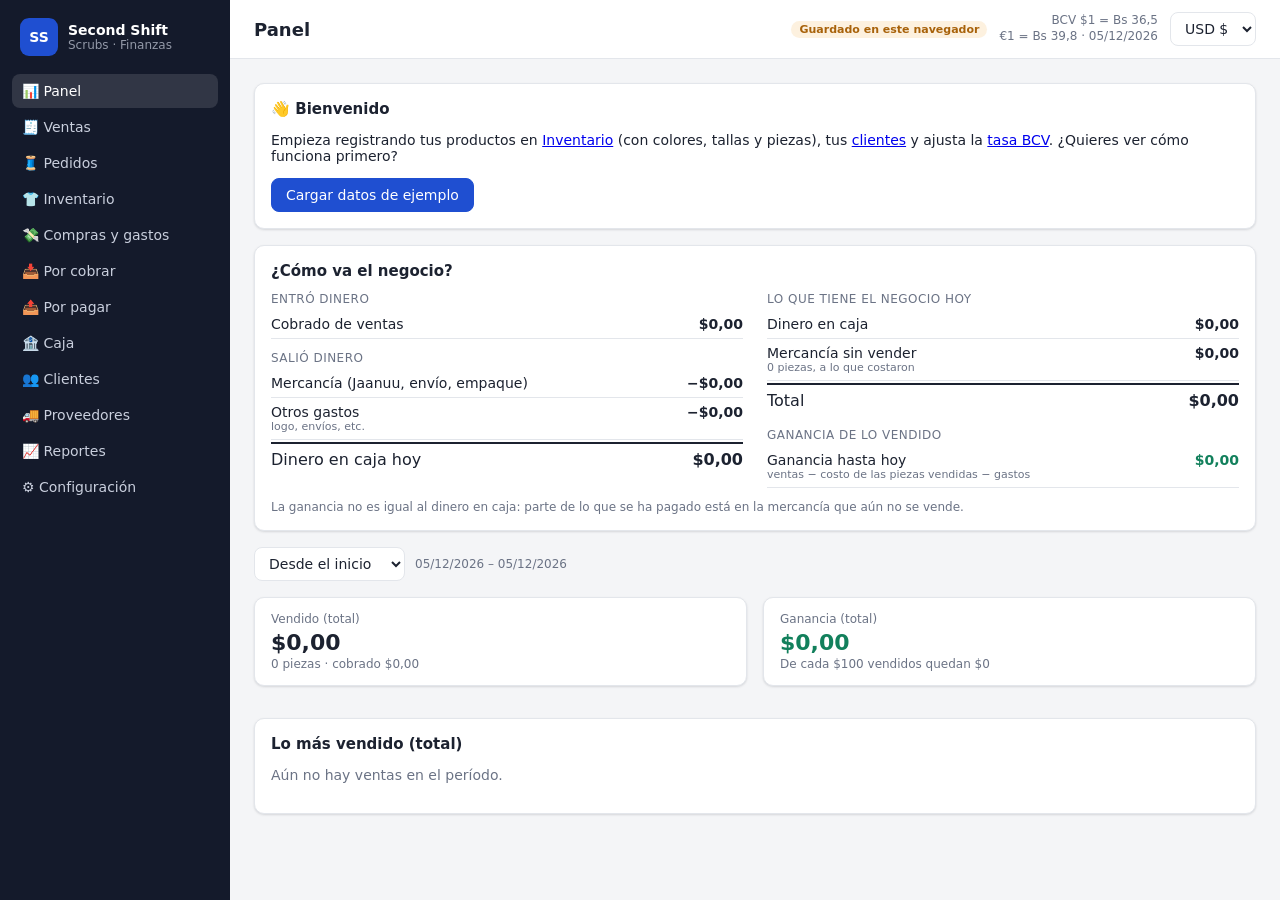
<file: finanzas/index.html>
<!doctype html>
<html lang="es">
<head>
  <meta charset="utf-8">
  <meta name="viewport" content="width=device-width, initial-scale=1">
  <title>Second Shift · Finanzas</title>
  <link rel="stylesheet" href="css/styles.css">
</head>
<body>
  <div class="app">
    <aside class="sidebar" id="sidebar">
      <div class="brand">
        <div class="brand-logo">SS</div>
        <div>
          <div class="brand-name" id="brandName">Second Shift</div>
          <div class="brand-sub">Scrubs · Finanzas</div>
        </div>
      </div>
      <nav class="nav" id="nav">
        <a href="#panel" data-route="panel">📊 Panel</a>
        <a href="#ventas" data-route="ventas">🧾 Ventas</a>
        <a href="#pedidos" data-route="pedidos">🧵 Pedidos</a>
        <a href="#inventario" data-route="inventario">👕 Inventario</a>
        <a href="#gastos" data-route="gastos">💸 Compras y gastos</a>
        <a href="#cobrar" data-route="cobrar">📥 Por cobrar</a>
        <a href="#pagar" data-route="pagar">📤 Por pagar</a>
        <a href="#caja" data-route="caja">🏦 Caja</a>
        <a href="#clientes" data-route="clientes">👥 Clientes</a>
        <a href="#proveedores" data-route="proveedores">🚚 Proveedores</a>
        <a href="#reportes" data-route="reportes">📈 Reportes</a>
        <a href="#config" data-route="config">⚙️ Configuración</a>
      </nav>
    </aside>

    <div class="main">
      <header class="topbar">
        <button class="icon-btn menu-btn" id="menuBtn" aria-label="Menú">☰</button>
        <h1 id="pageTitle">Panel</h1>
        <span class="badge" id="syncBadge" aria-live="polite"></span>
        <div class="rate-box" id="rateBox" title="Editar tasas en Configuración"></div>
        <select id="viewCurrency" class="currency-select" aria-label="Moneda de visualización">
          <option value="USD">USD $</option>
          <option value="VES">Bs</option>
          <option value="EUR">EUR €</option>
        </select>
      </header>
      <main class="content" id="view"></main>
    </div>
  </div>

  <div class="modal-backdrop" id="modal" hidden>
    <div class="modal" role="dialog" aria-modal="true">
      <div class="modal-head">
        <h2 id="modalTitle"></h2>
        <button class="icon-btn" id="modalClose" aria-label="Cerrar">✕</button>
      </div>
      <div class="modal-body" id="modalBody"></div>
    </div>
  </div>

  <div class="modal-backdrop confirm-backdrop" id="confirm" hidden>
    <div class="modal confirm" role="alertdialog" aria-modal="true">
      <div class="modal-body">
        <p class="confirm-msg"></p>
        <input class="confirm-typed" id="confirmTyped" autocomplete="off" hidden>
        <div class="form-actions">
          <button type="button" class="btn" data-cancel>Cancelar</button>
          <button type="button" class="btn primary" data-ok>Aceptar</button>
        </div>
      </div>
    </div>
  </div>

  <div class="toast" id="toast" hidden></div>

  <script src="js/app.js"></script>
</body>
</html>
</file>
<file: finanzas/css/styles.css>
:root {
  --bg: #f4f5f7;
  --surface: #ffffff;
  --surface-2: #f9fafb;
  --border: #e3e6eb;
  --text: #1c2230;
  --muted: #6b7385;
  --primary: #1f4fd1;
  --primary-soft: #e8eefc;
  --success: #12805c;
  --success-soft: #e3f5ee;
  --danger: #c43232;
  --danger-soft: #fbeaea;
  --warning: #a8620a;
  --warning-soft: #fdf1df;
  --sidebar: #141a2b;
  --sidebar-text: #c9cfdd;
  --radius: 10px;
  --shadow: 0 1px 2px rgba(16, 24, 40, .06), 0 1px 3px rgba(16, 24, 40, .08);
  color-scheme: light;
}

@media (prefers-color-scheme: dark) {
  :root:not([data-theme="light"]) {
    --bg: #0f131c;
    --surface: #171c28;
    --surface-2: #1d2331;
    --border: #2a3142;
    --text: #e6e9f0;
    --muted: #8e97aa;
    --primary: #6d93ff;
    --primary-soft: #1d2a4d;
    --success: #3fc28f;
    --success-soft: #133229;
    --danger: #ff7b7b;
    --danger-soft: #3a1b1d;
    --warning: #f0b35a;
    --warning-soft: #3a2a12;
    --sidebar: #0b0e15;
    color-scheme: dark;
  }
}

:root[data-theme="dark"] {
  --bg: #0f131c;
  --surface: #171c28;
  --surface-2: #1d2331;
  --border: #2a3142;
  --text: #e6e9f0;
  --muted: #8e97aa;
  --primary: #6d93ff;
  --primary-soft: #1d2a4d;
  --success: #3fc28f;
  --success-soft: #133229;
  --danger: #ff7b7b;
  --danger-soft: #3a1b1d;
  --warning: #f0b35a;
  --warning-soft: #3a2a12;
  --sidebar: #0b0e15;
  color-scheme: dark;
}

* { box-sizing: border-box; }
html, body { margin: 0; height: 100%; }
body {
  font-family: system-ui, -apple-system, "Segoe UI", Roboto, sans-serif;
  font-size: 14px;
  background: var(--bg);
  color: var(--text);
}

.app { display: flex; min-height: 100vh; }

/* Sidebar */
.sidebar {
  width: 230px;
  flex-shrink: 0;
  background: var(--sidebar);
  color: var(--sidebar-text);
  padding: 18px 12px;
  position: sticky;
  top: 0;
  height: 100vh;
  overflow-y: auto;
}
.brand { display: flex; gap: 10px; align-items: center; padding: 0 8px 18px; }
.brand-logo {
  width: 38px; height: 38px; border-radius: 9px;
  background: var(--primary); color: #fff;
  display: grid; place-items: center; font-weight: 700;
}
.brand-name { color: #fff; font-weight: 600; }
.brand-sub { font-size: 12px; opacity: .7; }
.nav { display: flex; flex-direction: column; gap: 2px; }
.nav a {
  color: var(--sidebar-text);
  text-decoration: none;
  padding: 9px 10px;
  border-radius: 8px;
}
.nav a:hover { background: rgba(255, 255, 255, .06); }
.nav a.active { background: rgba(255, 255, 255, .12); color: #fff; }

/* Main */
.main { flex: 1; min-width: 0; display: flex; flex-direction: column; }
.topbar {
  display: flex; align-items: center; gap: 12px;
  padding: 12px 24px;
  background: var(--surface);
  border-bottom: 1px solid var(--border);
  position: sticky; top: env(safe-area-inset-top, 0px); z-index: 5;
}
.topbar h1 { font-size: 18px; margin: 0; flex: 1; min-width: 0; overflow: hidden; text-overflow: ellipsis; white-space: nowrap; }
#syncBadge { flex-shrink: 1; min-width: 0; overflow: hidden; text-overflow: ellipsis; }
.rate-box { font-size: 12px; color: var(--muted); text-align: right; line-height: 1.3; }
.currency-select { width: auto; }
.menu-btn { display: none; }
.content { padding: 24px; max-width: 1300px; width: 100%; }

/* Generic */
.icon-btn {
  background: none; border: none; font-size: 18px; cursor: pointer;
  color: inherit; padding: 4px 8px; border-radius: 6px;
}
.icon-btn:hover { background: var(--surface-2); }

.btn {
  display: inline-flex; align-items: center; gap: 6px;
  border: 1px solid var(--border);
  background: var(--surface);
  color: var(--text);
  padding: 8px 14px;
  border-radius: 8px;
  cursor: pointer;
  font: inherit;
  white-space: nowrap;
}
.btn:hover { background: var(--surface-2); }
.btn.primary { background: var(--primary); border-color: var(--primary); color: #fff; }
.btn.primary:hover { filter: brightness(1.08); }
.btn.danger { color: var(--danger); }
.btn.danger-fill { background: var(--danger); border-color: var(--danger); color: #fff; }
.btn:disabled { opacity: .5; cursor: not-allowed; }
.btn:focus-visible, .nav a:focus-visible, .icon-btn:focus-visible { outline: 2px solid var(--primary); outline-offset: 2px; }
.btn.sm { padding: 4px 9px; font-size: 12px; }

input, select, textarea {
  font: inherit;
  color: var(--text);
  background: var(--surface);
  border: 1px solid var(--border);
  border-radius: 8px;
  padding: 7px 10px;
  width: 100%;
}
input:focus, select:focus, textarea:focus { outline: 2px solid var(--primary-soft); border-color: var(--primary); }
textarea { min-height: 60px; resize: vertical; }
label { display: block; font-size: 12px; color: var(--muted); margin-bottom: 4px; }

.toolbar { display: flex; gap: 10px; align-items: center; flex-wrap: wrap; margin-bottom: 16px; }
.toolbar .spacer { flex: 1; }
.toolbar input[type=search] { max-width: 280px; }
.toolbar select, .toolbar input[type=month], .toolbar input[type=date] { width: auto; }

.card {
  background: var(--surface);
  border: 1px solid var(--border);
  border-radius: var(--radius);
  box-shadow: var(--shadow);
  padding: 16px;
  margin-bottom: 16px;
}
.card h3 { margin: 0 0 12px; font-size: 15px; }

.grid { display: grid; gap: 16px; }
.grid.kpis { grid-template-columns: repeat(auto-fit, minmax(190px, 1fr)); margin-bottom: 16px; }
.grid.two { grid-template-columns: repeat(auto-fit, minmax(min(360px, 100%), 1fr)); }
.grid > * { min-width: 0; }

.kpi { padding: 14px 16px; }
.kpi .label { color: var(--muted); font-size: 12px; }
.kpi .value { font-size: 22px; font-weight: 650; margin-top: 4px; font-variant-numeric: tabular-nums; }
.kpi .sub { color: var(--muted); font-size: 12px; margin-top: 2px; }
.kpi.good .value { color: var(--success); }
.kpi.bad .value { color: var(--danger); }

.table-wrap { overflow-x: auto; }
table { width: 100%; border-collapse: collapse; }
th, td { text-align: left; padding: 9px 10px; border-bottom: 1px solid var(--border); vertical-align: top; }
th { font-size: 12px; color: var(--muted); font-weight: 600; background: var(--surface-2); white-space: nowrap; }
td.num, th.num { text-align: right; font-variant-numeric: tabular-nums; white-space: nowrap; }
tr:hover td { background: var(--surface-2); }
td.actions { white-space: nowrap; text-align: right; }
.empty { text-align: center; color: var(--muted); padding: 28px 10px; }
.muted { color: var(--muted); }
.small { font-size: 12px; }

.badge {
  display: inline-block; padding: 2px 8px; border-radius: 99px;
  font-size: 11px; font-weight: 600; background: var(--surface-2); color: var(--muted);
  white-space: nowrap;
}
.badge.ok { background: var(--success-soft); color: var(--success); }
.badge.bad { background: var(--danger-soft); color: var(--danger); }
.badge.warn { background: var(--warning-soft); color: var(--warning); }
.badge.info { background: var(--primary-soft); color: var(--primary); }

/* Forms */
.form-grid { display: grid; grid-template-columns: repeat(auto-fit, minmax(180px, 1fr)); gap: 12px; margin-bottom: 12px; }
.form-grid .full { grid-column: 1 / -1; }
.form-actions { display: flex; justify-content: flex-end; gap: 8px; margin-top: 16px; }
.lines td { padding: 5px 4px; }
.lines input, .lines select { padding: 5px 7px; }
.lines .w-qty { width: 70px; }
.lines .w-price { width: 100px; }
.totals { margin-left: auto; max-width: 320px; }
.totals div { display: flex; justify-content: space-between; padding: 4px 0; }
.totals .grand { font-weight: 700; font-size: 16px; border-top: 1px solid var(--border); padding-top: 8px; }
.size-grid { display: grid; grid-template-columns: repeat(auto-fill, minmax(78px, 1fr)); gap: 8px; }
.size-grid label { text-align: center; }

/* Modal */
.modal-backdrop {
  position: fixed; inset: 0; background: rgba(10, 14, 22, .55);
  display: flex; align-items: flex-start; justify-content: center;
  padding: 40px 16px; overflow-y: auto; z-index: 20;
}
.modal-backdrop[hidden] { display: none; }
.modal {
  background: var(--surface); border-radius: 12px; width: 100%; max-width: 860px;
  box-shadow: 0 20px 50px rgba(0, 0, 0, .3);
}
.modal-head { display: flex; align-items: center; justify-content: space-between; padding: 14px 18px; border-bottom: 1px solid var(--border); }
.modal-head h2 { margin: 0; font-size: 16px; }
.modal-body { padding: 18px; }

.toast {
  position: fixed; bottom: 20px; left: 50%; transform: translateX(-50%);
  background: var(--text); color: var(--surface);
  padding: 10px 18px; border-radius: 8px; z-index: 30; box-shadow: var(--shadow);
}

/* Charts */
.chart { width: 100%; height: 220px; }
.chart text { fill: var(--muted); font-size: 11px; }
.legend { display: flex; gap: 14px; font-size: 12px; color: var(--muted); margin-top: 6px; }
.legend i { display: inline-block; width: 10px; height: 10px; border-radius: 2px; margin-right: 5px; vertical-align: -1px; }
.bar-row { display: grid; grid-template-columns: 140px 1fr 90px; gap: 10px; align-items: center; margin: 6px 0; font-size: 13px; }
.bar-track { background: var(--surface-2); border-radius: 4px; height: 10px; overflow: hidden; }
.bar-fill { background: var(--primary); height: 100%; border-radius: 4px; }

.pl-table td:first-child { padding-left: 10px; }
.pl-table tr.total td { font-weight: 700; border-top: 2px solid var(--border); }
.pl-table tr.indent td:first-child { padding-left: 26px; color: var(--muted); }

/* Printing receipts */
.receipt { font-size: 13px; }
.receipt h2 { margin: 0; }
@media print {
  body * { visibility: hidden; }
  #printArea, #printArea * { visibility: visible; }
  #printArea { position: absolute; left: 0; top: 0; width: 100%; padding: 20px; color: #000; }
  .no-print { display: none !important; }
}

/* Mobile */
@media (max-width: 860px) {
  .sidebar {
    position: fixed; left: 0; top: 0; z-index: 15;
    transform: translateX(-100%); transition: transform .2s;
  }
  .sidebar.open { transform: translateX(0); }
  .menu-btn { display: inline-block; }
  .content { padding: 16px; }
  .topbar { padding: 10px 16px; }
  .rate-box { display: none; }
  .grid.two { grid-template-columns: 1fr; }
  .bar-row { grid-template-columns: 90px 1fr 80px; }
}

/* Confirmación y carga */
.confirm-backdrop { z-index: 25; align-items: center; }
.modal.confirm { max-width: 440px; }
.confirm-msg { margin: 0 0 12px; line-height: 1.5; }
.loading { text-align: center; padding: 40px 16px; }
#syncBadge:empty { display: none; }
@media (max-width: 860px) { #syncBadge { font-size: 10px; max-width: 110px; } .topbar { gap: 8px; } }
@media (prefers-reduced-motion: reduce) { .sidebar { transition: none; } }

/* Inventario por color */
.var-row { display: flex; flex-wrap: wrap; gap: 4px; align-items: center; margin: 2px 0; }
.var-color { font-size: 12px; font-weight: 600; min-width: 110px; }

/* Resumen del panel */
.resumen .res-cols { display: grid; grid-template-columns: repeat(auto-fit, minmax(min(300px, 100%), 1fr)); gap: 24px; }
.res-title { font-size: 12px; text-transform: uppercase; letter-spacing: .04em; color: var(--muted); margin-bottom: 4px; }
.res-row { display: flex; justify-content: space-between; align-items: baseline; gap: 12px; padding: 6px 0; border-bottom: 1px solid var(--border); font-variant-numeric: tabular-nums; }
.res-row small { display: block; color: var(--muted); font-size: 11px; }
.res-row b { font-weight: 600; white-space: nowrap; }
.res-row.total { border-bottom: none; border-top: 2px solid var(--text); margin-top: 2px; font-size: 16px; }
.res-row.total b { font-weight: 700; }
.res-row.good b { color: var(--success); }
.res-row.bad b { color: var(--danger); }
</file>
